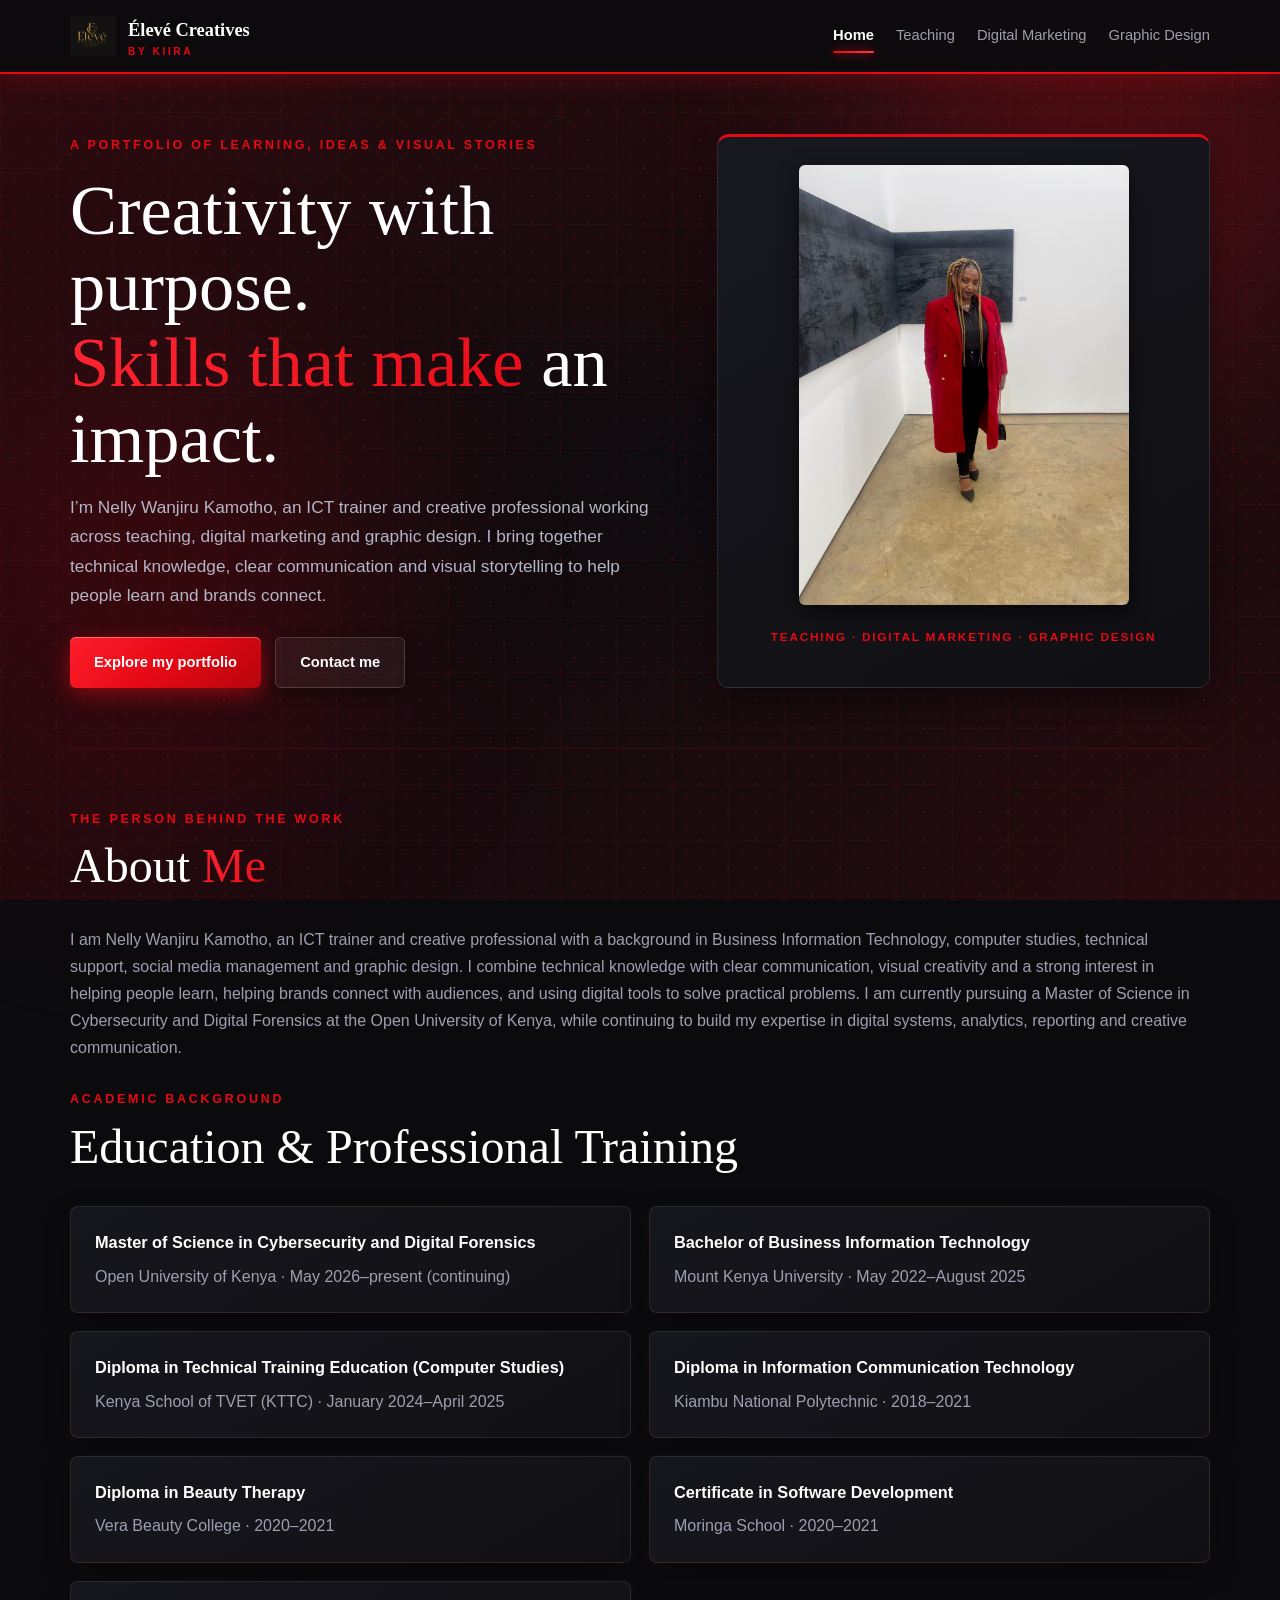
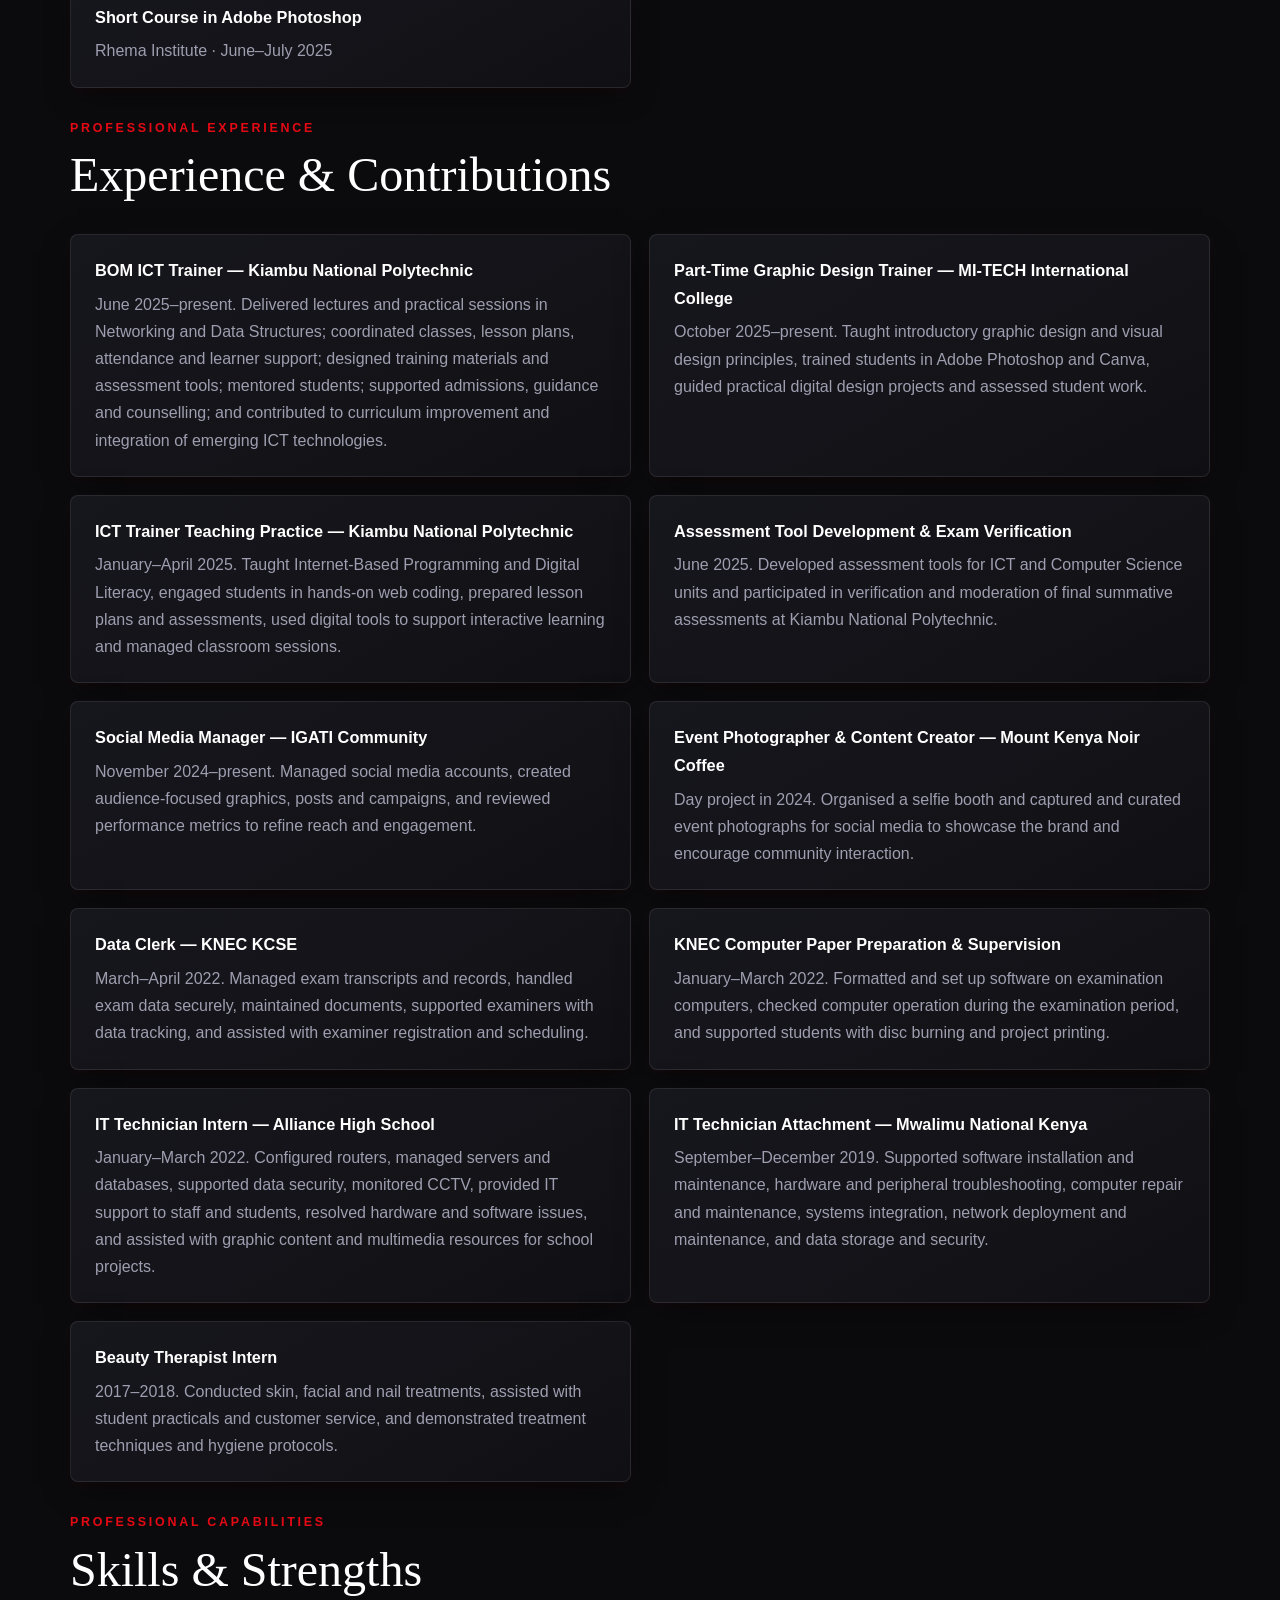
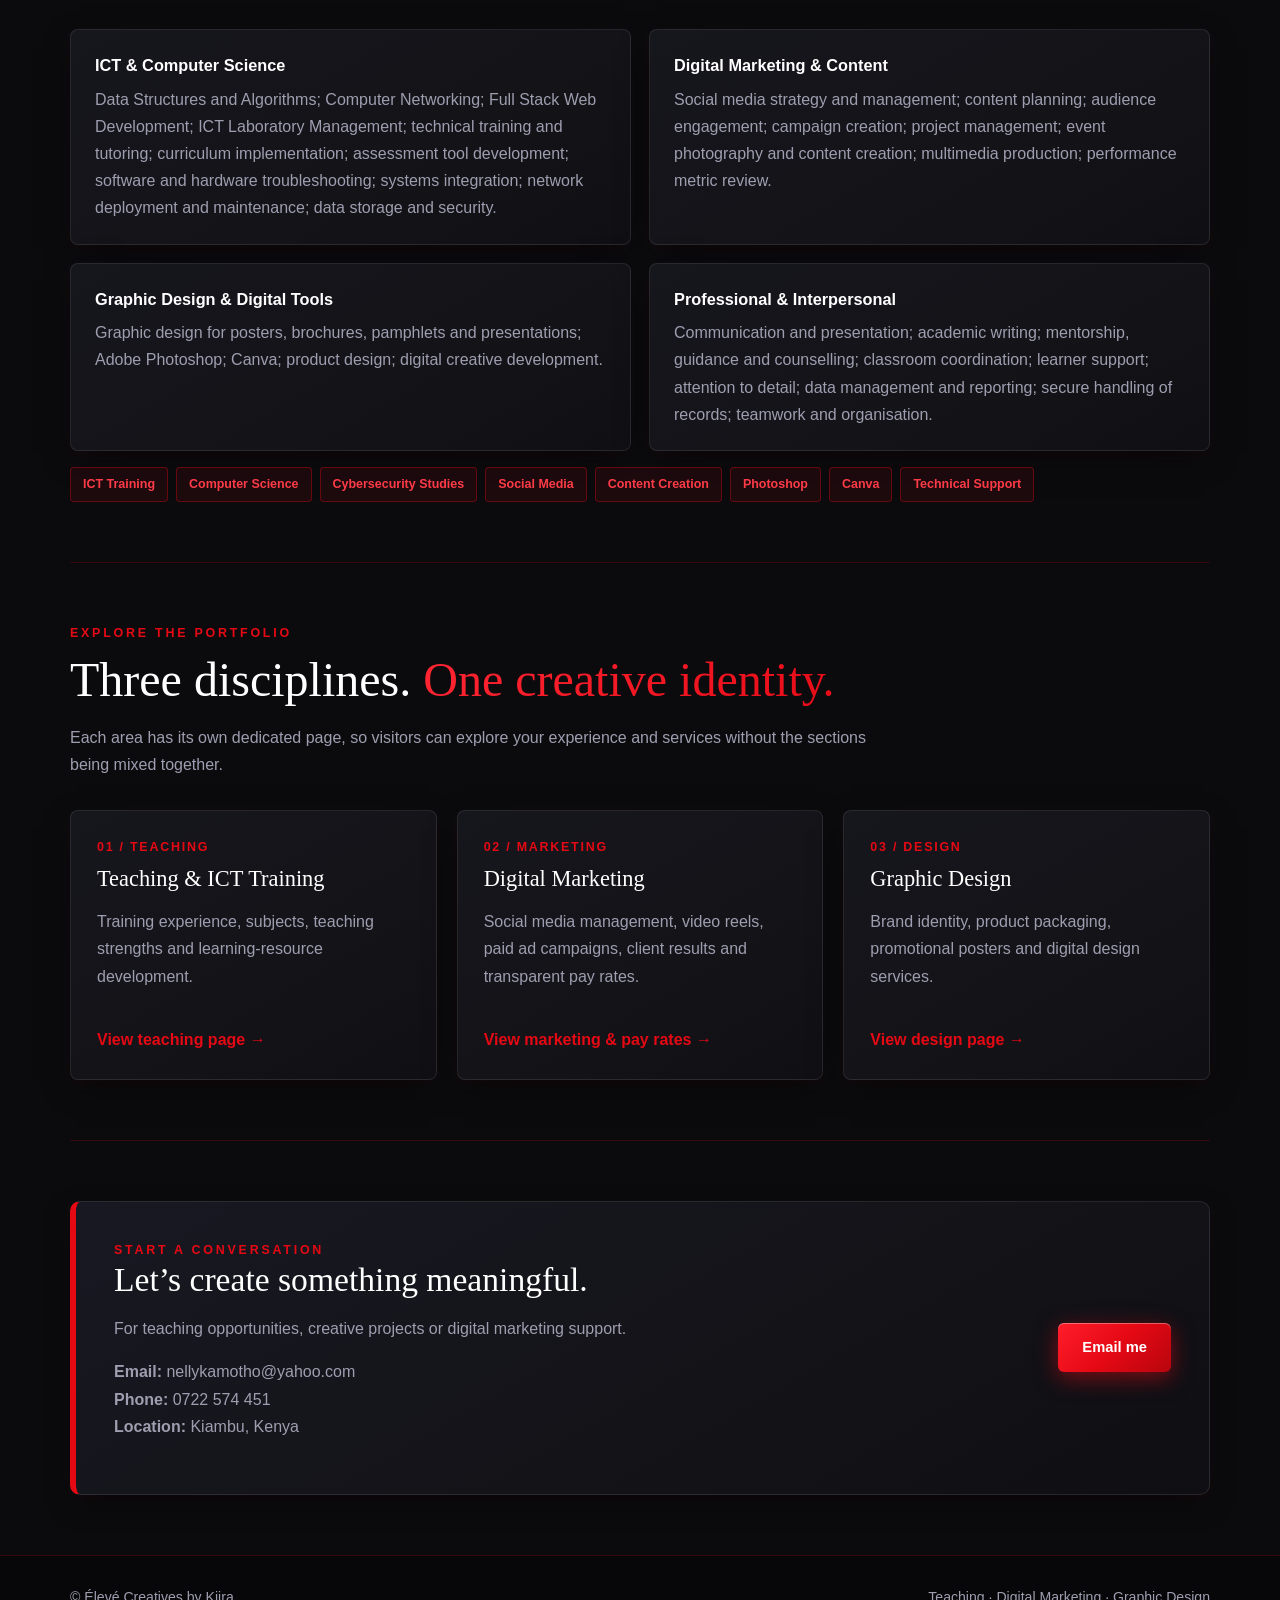
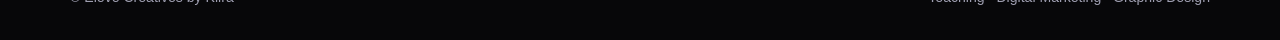
<file: index.html>
<!doctype html><html lang="en"><head><meta charset="utf-8"><meta name="viewport" content="width=device-width, initial-scale=1"><meta name="theme-color" content="#0b0b0e"><title>Portfolio | Élevé Creatives by Kiira</title><link rel="stylesheet" href="style.css"></head><body><nav><div class="wrap navinner"><a class="brand" href="index.html"><img src="assets/eleve-logo.png" alt="Élevé Creatives logo"><span>Élevé Creatives<small>BY KIIRA</small></span></a><div class="links"><a class="active" href="index.html">Home</a><a class="" href="teaching.html">Teaching</a><a class="" href="digital-marketing.html">Digital Marketing</a><a class="" href="graphic-design.html">Graphic Design</a></div></div></nav><main class="wrap"><header class="hero" id="home"><div><div class="eyebrow">A portfolio of learning, ideas & visual stories</div><h1>Creativity with purpose.<br><span>Skills that make</span> an impact.</h1><p class="lead">I’m Nelly Wanjiru Kamotho, an ICT trainer and creative professional working across teaching, digital marketing and graphic design. I bring together technical knowledge, clear communication and visual storytelling to help people learn and brands connect.</p><div class="actions"><a class="btn primary" href="teaching.html">Explore my portfolio</a><a class="btn" href="#contact">Contact me</a></div></div><div class="logo-card"><img src="assets/meme.jpeg" alt="Élevé Creatives by Kiira logo"><p>TEACHING · DIGITAL MARKETING · GRAPHIC DESIGN</p></div></header>
<section id="about"><div class="section-head"><div class="eyebrow">The person behind the work</div><h2>About <span class="red">Me</span></h2></div>
<p class="muted">I am Nelly Wanjiru Kamotho, an ICT trainer and creative professional with a background in Business Information Technology, computer studies, technical support, social media management and graphic design. I combine technical knowledge with clear communication, visual creativity and a strong interest in helping people learn, helping brands connect with audiences, and using digital tools to solve practical problems. I am currently pursuing a Master of Science in Cybersecurity and Digital Forensics at the Open University of Kenya, while continuing to build my expertise in digital systems, analytics, reporting and creative communication.</p>
<div class="section-head" style="margin-top:28px"><div class="eyebrow">Academic background</div><h2>Education & Professional Training</h2></div>
<div class="skills">
<div class="skill"><strong>Master of Science in Cybersecurity and Digital Forensics</strong>Open University of Kenya · May 2026–present (continuing)</div>
<div class="skill"><strong>Bachelor of Business Information Technology</strong>Mount Kenya University · May 2022–August 2025</div>
<div class="skill"><strong>Diploma in Technical Training Education (Computer Studies)</strong>Kenya School of TVET (KTTC) · January 2024–April 2025</div>
<div class="skill"><strong>Diploma in Information Communication Technology</strong>Kiambu National Polytechnic · 2018–2021</div>
<div class="skill"><strong>Diploma in Beauty Therapy</strong>Vera Beauty College · 2020–2021</div>
<div class="skill"><strong>Certificate in Software Development</strong>Moringa School · 2020–2021</div>
<div class="skill"><strong>Short Course in Adobe Photoshop</strong>Rhema Institute · June–July 2025</div>
</div>
<div class="section-head" style="margin-top:30px"><div class="eyebrow">Professional experience</div><h2>Experience & Contributions</h2></div>
<div class="skills">
<div class="skill"><strong>BOM ICT Trainer — Kiambu National Polytechnic</strong>June 2025–present. Delivered lectures and practical sessions in Networking and Data Structures; coordinated classes, lesson plans, attendance and learner support; designed training materials and assessment tools; mentored students; supported admissions, guidance and counselling; and contributed to curriculum improvement and integration of emerging ICT technologies.</div>
<div class="skill"><strong>Part-Time Graphic Design Trainer — MI-TECH International College</strong>October 2025–present. Taught introductory graphic design and visual design principles, trained students in Adobe Photoshop and Canva, guided practical digital design projects and assessed student work.</div>
<div class="skill"><strong>ICT Trainer Teaching Practice — Kiambu National Polytechnic</strong>January–April 2025. Taught Internet-Based Programming and Digital Literacy, engaged students in hands-on web coding, prepared lesson plans and assessments, used digital tools to support interactive learning and managed classroom sessions.</div>
<div class="skill"><strong>Assessment Tool Development & Exam Verification</strong>June 2025. Developed assessment tools for ICT and Computer Science units and participated in verification and moderation of final summative assessments at Kiambu National Polytechnic.</div>
<div class="skill"><strong>Social Media Manager — IGATI Community</strong>November 2024–present. Managed social media accounts, created audience-focused graphics, posts and campaigns, and reviewed performance metrics to refine reach and engagement.</div>
<div class="skill"><strong>Event Photographer & Content Creator — Mount Kenya Noir Coffee</strong>Day project in 2024. Organised a selfie booth and captured and curated event photographs for social media to showcase the brand and encourage community interaction.</div>
<div class="skill"><strong>Data Clerk — KNEC KCSE</strong>March–April 2022. Managed exam transcripts and records, handled exam data securely, maintained documents, supported examiners with data tracking, and assisted with examiner registration and scheduling.</div>
<div class="skill"><strong>KNEC Computer Paper Preparation & Supervision</strong>January–March 2022. Formatted and set up software on examination computers, checked computer operation during the examination period, and supported students with disc burning and project printing.</div>
<div class="skill"><strong>IT Technician Intern — Alliance High School</strong>January–March 2022. Configured routers, managed servers and databases, supported data security, monitored CCTV, provided IT support to staff and students, resolved hardware and software issues, and assisted with graphic content and multimedia resources for school projects.</div>
<div class="skill"><strong>IT Technician Attachment — Mwalimu National Kenya</strong>September–December 2019. Supported software installation and maintenance, hardware and peripheral troubleshooting, computer repair and maintenance, systems integration, network deployment and maintenance, and data storage and security.</div>
<div class="skill"><strong>Beauty Therapist Intern</strong>2017–2018. Conducted skin, facial and nail treatments, assisted with student practicals and customer service, and demonstrated treatment techniques and hygiene protocols.</div>
</div>
<div class="section-head" style="margin-top:30px"><div class="eyebrow">Professional capabilities</div><h2>Skills & Strengths</h2></div>
<div class="skills">
<div class="skill"><strong>ICT & Computer Science</strong>Data Structures and Algorithms; Computer Networking; Full Stack Web Development; ICT Laboratory Management; technical training and tutoring; curriculum implementation; assessment tool development; software and hardware troubleshooting; systems integration; network deployment and maintenance; data storage and security.</div>
<div class="skill"><strong>Digital Marketing & Content</strong>Social media strategy and management; content planning; audience engagement; campaign creation; project management; event photography and content creation; multimedia production; performance metric review.</div>
<div class="skill"><strong>Graphic Design & Digital Tools</strong>Graphic design for posters, brochures, pamphlets and presentations; Adobe Photoshop; Canva; product design; digital creative development.</div>
<div class="skill"><strong>Professional & Interpersonal</strong>Communication and presentation; academic writing; mentorship, guidance and counselling; classroom coordination; learner support; attention to detail; data management and reporting; secure handling of records; teamwork and organisation.</div>
</div>
<div class="tagrow"><span class="tag">ICT Training</span><span class="tag">Computer Science</span><span class="tag">Cybersecurity Studies</span><span class="tag">Social Media</span><span class="tag">Content Creation</span><span class="tag">Photoshop</span><span class="tag">Canva</span><span class="tag">Technical Support</span></div>
</section>
<section><div class="section-head"><div class="eyebrow">Explore the portfolio</div><h2>Three disciplines. <span class="red">One creative identity.</span></h2><p>Each area has its own dedicated page, so visitors can explore your experience and services without the sections being mixed together.</p></div><div class="grid"><article class="card"><div class="num">01 / TEACHING</div><h3>Teaching & ICT Training</h3><p>Training experience, subjects, teaching strengths and learning-resource development.</p><a class="backlink" href="teaching.html">View teaching page →</a></article><article class="card"><div class="num">02 / MARKETING</div><h3>Digital Marketing</h3><p>Social media management, video reels, paid ad campaigns, client results and transparent pay rates.</p><a class="backlink" href="digital-marketing.html">View marketing & pay rates →</a></article><article class="card"><div class="num">03 / DESIGN</div><h3>Graphic Design</h3><p>Brand identity, product packaging, promotional posters and digital design services.</p><a class="backlink" href="graphic-design.html">View design page →</a></article></div></section>
<section id="contact"><div class="contact"><div><div class="eyebrow">Start a conversation</div><h2>Let’s create something meaningful.</h2><p>For teaching opportunities, creative projects or digital marketing support.</p><p><strong>Email:</strong> nellykamotho@yahoo.com<br><strong>Phone:</strong> 0722 574 451<br><strong>Location:</strong> Kiambu, Kenya</p></div><a class="btn primary" href="mailto:nellykamotho@yahoo.com?subject=Enquiry%20for%20Eleve%20Creatives">Email me</a></div></section></main><footer><div class="wrap foot"><span>© Élevé Creatives by Kiira</span><span>Teaching · Digital Marketing · Graphic Design</span></div></footer></body></html>
</file>
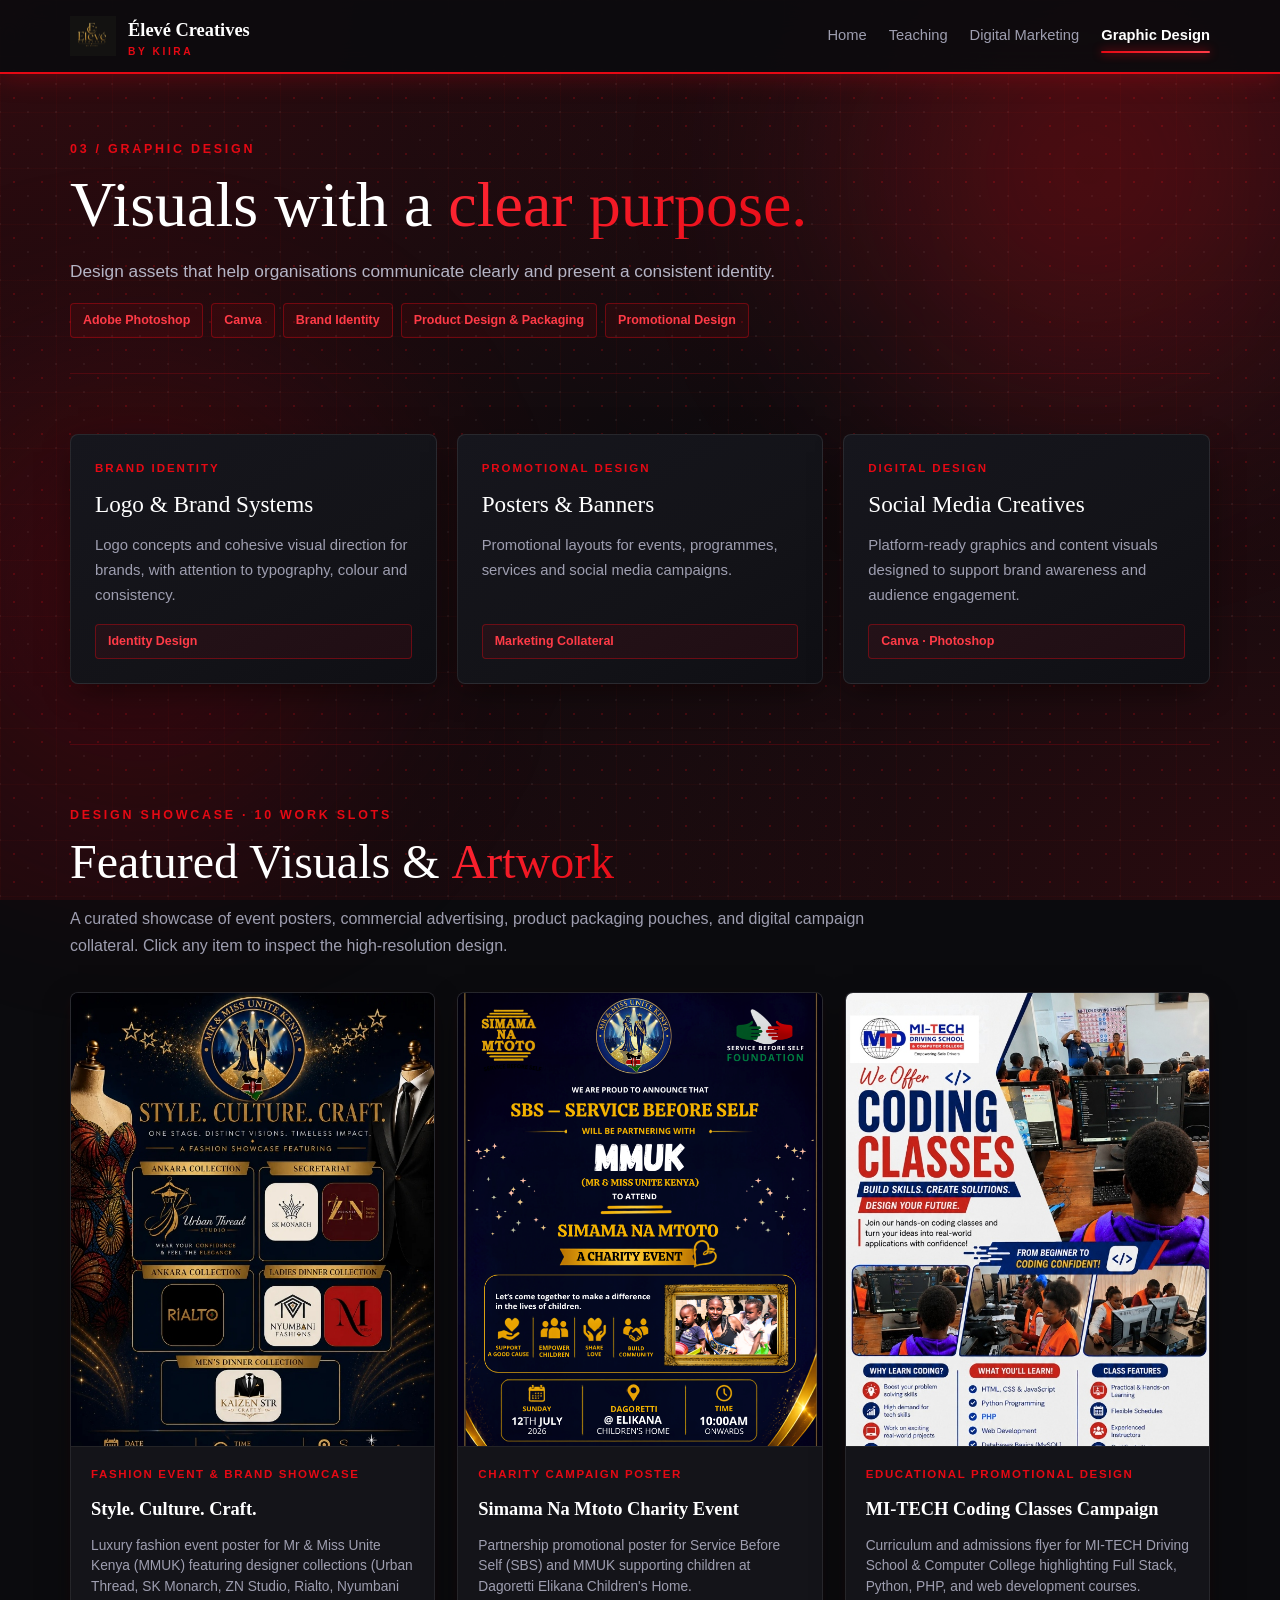
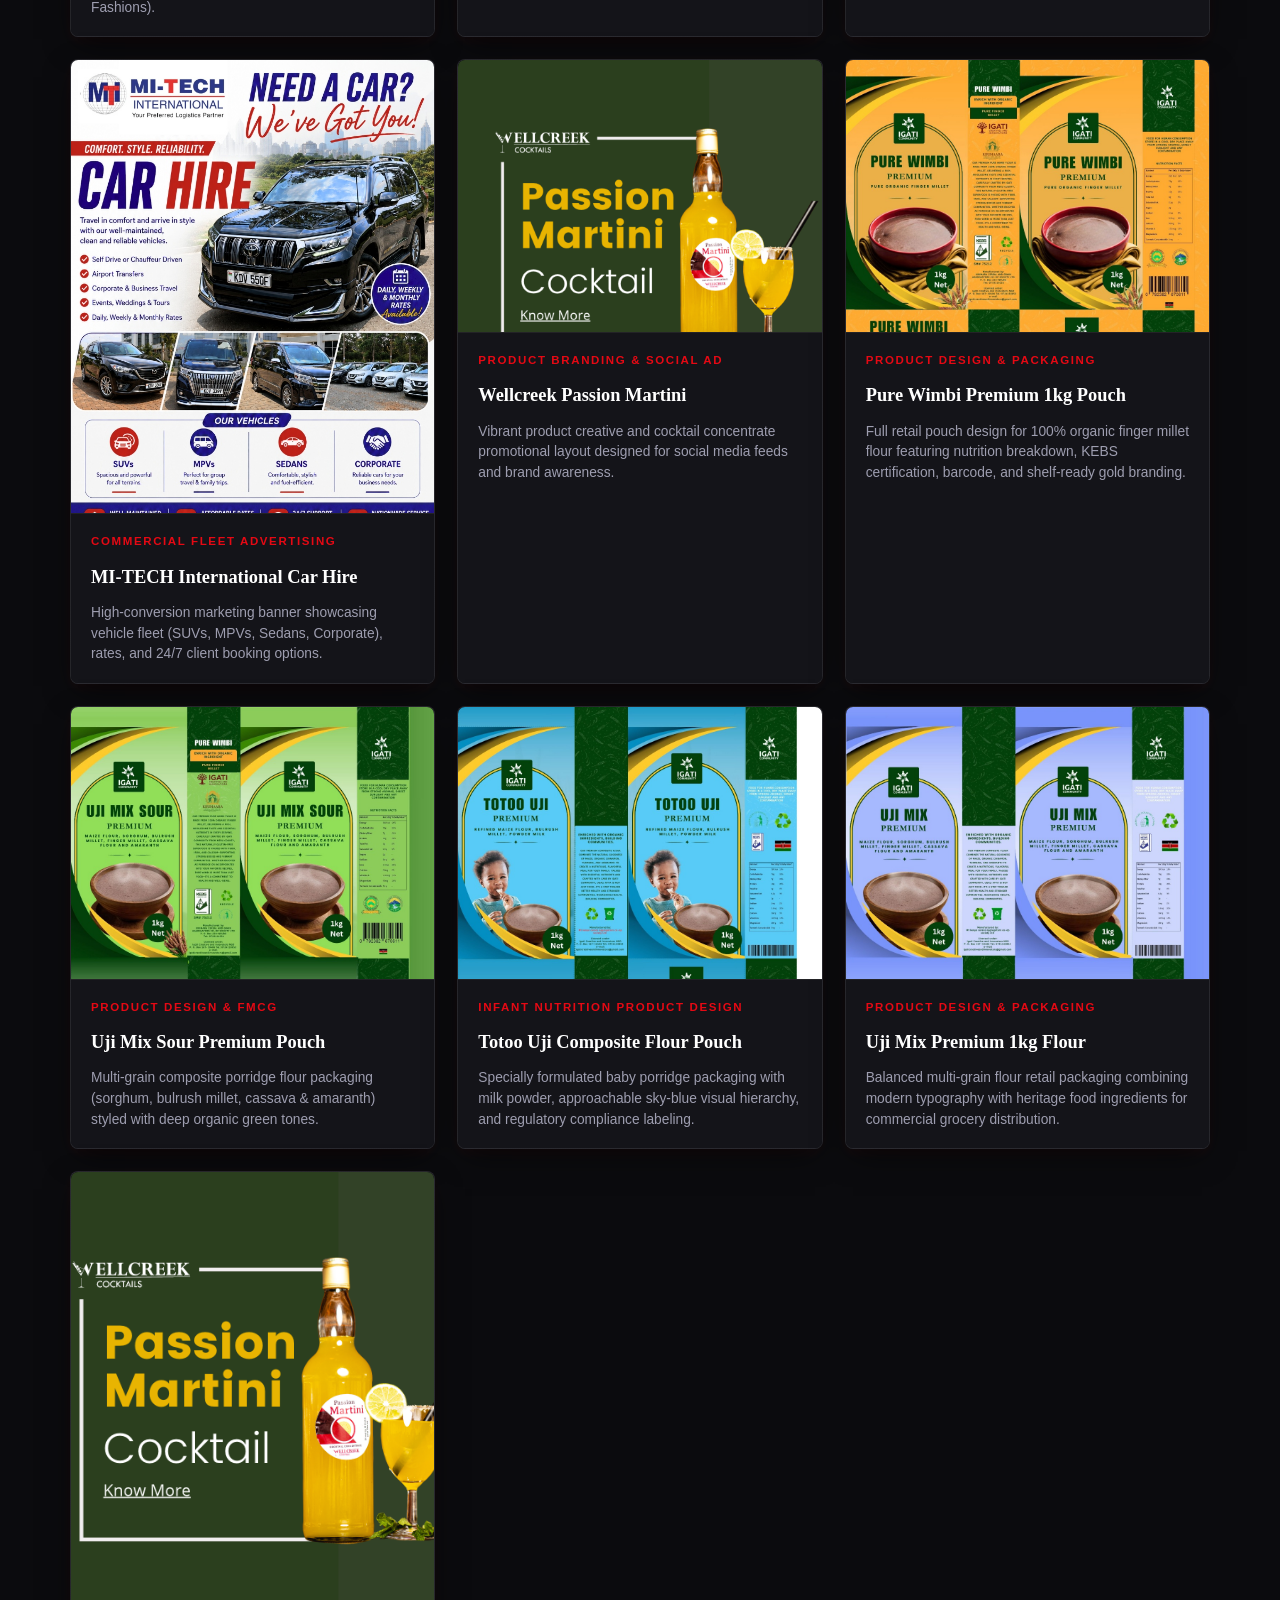
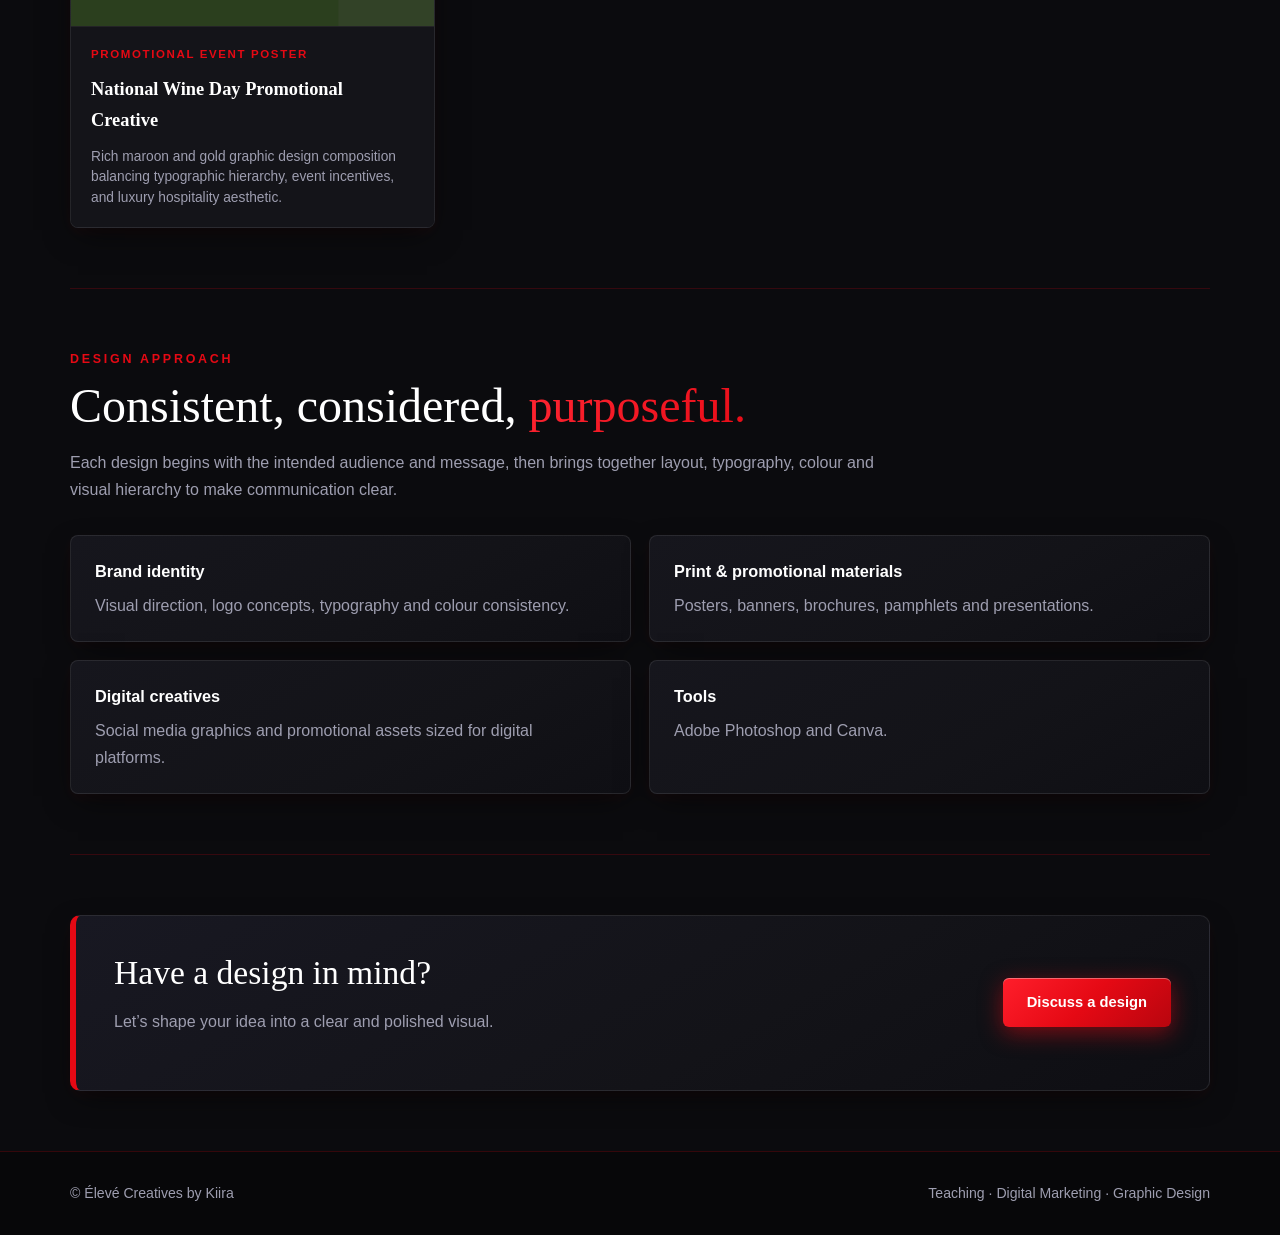
<file: graphic-design.html>
<!doctype html>
<html lang="en">
  <head>
    <meta charset="utf-8">
    <meta name="viewport" content="width=device-width, initial-scale=1">
    <meta name="theme-color" content="#ffffff">
    <title>Graphic Design | Élevé Creatives by Kiira</title>
    <link rel="stylesheet" href="style.css">
  </head>
  <body>
    <nav>
      <div class="wrap navinner">
        <a class="brand" href="index.html">
          <img src="assets/eleve-logo.png" alt="Élevé Creatives logo">
          <span>Élevé Creatives<small>BY KIIRA</small></span>
        </a>
        <div class="links">
          <a class="" href="index.html">Home</a>
          <a class="" href="teaching.html">Teaching</a>
          <a class="" href="digital-marketing.html">Digital Marketing</a>
          <a class="active" href="graphic-design.html">Graphic Design</a>
        </div>
      </div>
    </nav>

    <main class="wrap">
      <header class="page-hero">
        <div class="eyebrow">03 / Graphic Design</div>
        <h1>Visuals with a <span class="red">clear purpose.</span></h1>
        <p>Design assets that help organisations communicate clearly and present a consistent identity.</p>
        <div class="tagrow">
          <span class="tag">Adobe Photoshop</span>
          <span class="tag">Canva</span>
          <span class="tag">Brand Identity</span>
          <span class="tag">Product Design & Packaging</span>
          <span class="tag">Promotional Design</span>
        </div>
      </header>

      <section>
        <div class="grid">
          <article class="project">
            <div>
              <div class="label">BRAND IDENTITY</div>
              <h3>Logo & Brand Systems</h3>
              <p>Logo concepts and cohesive visual direction for brands, with attention to typography, colour and consistency.</p>
            </div>
            <span class="tag">Identity Design</span>
          </article>
          <article class="project">
            <div>
              <div class="label">PROMOTIONAL DESIGN</div>
              <h3>Posters & Banners</h3>
              <p>Promotional layouts for events, programmes, services and social media campaigns.</p>
            </div>
            <span class="tag">Marketing Collateral</span>
          </article>
          <article class="project">
            <div>
              <div class="label">DIGITAL DESIGN</div>
              <h3>Social Media Creatives</h3>
              <p>Platform-ready graphics and content visuals designed to support brand awareness and audience engagement.</p>
            </div>
            <span class="tag">Canva · Photoshop</span>
          </article>
        </div>
      </section>

      <!-- ============================================================ -->
      <!-- VISUAL SHOWCASE: 10 IMAGE SLOTS                             -->
      <!-- Replace src="" in any slot below with your image file path  -->
      <!-- (e.g., src="assets/design-1.jpg")                           -->
      <!-- ============================================================ -->
      <section id="design-gallery">
        <div class="section-head">
          <div class="eyebrow">Design Showcase · 10 Work Slots</div>
          <h2>Featured Visuals & <span class="red">Artwork</span></h2>
          <p>A curated showcase of event posters, commercial advertising, product packaging pouches, and digital campaign collateral. Click any item to inspect the high-resolution design.</p>
        </div>

        <div class="gallery-grid">
          <!-- SLOT 01: FASHION SHOWCASE -->
          <article class="image-slot" id="slot-1">
            <div class="slot-media poster">
              <a href="assets/design-fashion-showcase.jpg" target="_blank" title="Click to view full poster">
                <img src="assets/design-fashion-showcase.jpg" alt="Style. Culture. Craft. Fashion Showcase Poster" loading="lazy">
                <span class="ad-media-zoom">🔍 View Full</span>
              </a>
            </div>
            <div class="slot-body">
              <div class="slot-tag">Fashion Event & Brand Showcase</div>
              <h3 class="slot-title">Style. Culture. Craft.</h3>
              <p class="slot-desc">Luxury fashion event poster for Mr & Miss Unite Kenya (MMUK) featuring designer collections (Urban Thread, SK Monarch, ZN Studio, Rialto, Nyumbani Fashions).</p>
            </div>
          </article>

          <!-- SLOT 02: CHARITY CAMPAIGN -->
          <article class="image-slot" id="slot-2">
            <div class="slot-media poster">
              <a href="assets/design-charity-poster.png" target="_blank" title="Click to view full poster">
                <img src="assets/design-charity-poster.png" alt="Simama Na Mtoto Charity Event Poster" loading="lazy">
                <span class="ad-media-zoom">🔍 View Full</span>
              </a>
            </div>
            <div class="slot-body">
              <div class="slot-tag">Charity Campaign Poster</div>
              <h3 class="slot-title">Simama Na Mtoto Charity Event</h3>
              <p class="slot-desc">Partnership promotional poster for Service Before Self (SBS) and MMUK supporting children at Dagoretti Elikana Children's Home.</p>
            </div>
          </article>

          <!-- SLOT 03: CODING CLASSES FLYER -->
          <article class="image-slot" id="slot-3">
            <div class="slot-media poster">
              <a href="assets/design-coding-classes.jpg" target="_blank" title="Click to view full flyer">
                <img src="assets/design-coding-classes.jpg" alt="MI-TECH Coding Classes Promotional Flyer" loading="lazy">
                <span class="ad-media-zoom">🔍 View Full</span>
              </a>
            </div>
            <div class="slot-body">
              <div class="slot-tag">Educational Promotional Design</div>
              <h3 class="slot-title">MI-TECH Coding Classes Campaign</h3>
              <p class="slot-desc">Curriculum and admissions flyer for MI-TECH Driving School & Computer College highlighting Full Stack, Python, PHP, and web development courses.</p>
            </div>
          </article>

          <!-- SLOT 04: CAR HIRE ADVERTISING -->
          <article class="image-slot" id="slot-4">
            <div class="slot-media poster">
              <a href="assets/design-car-hire.jpg" target="_blank" title="Click to view full flyer">
                <img src="assets/design-car-hire.jpg" alt="MI-TECH International Car Hire Advertisement" loading="lazy">
                <span class="ad-media-zoom">🔍 View Full</span>
              </a>
            </div>
            <div class="slot-body">
              <div class="slot-tag">Commercial Fleet Advertising</div>
              <h3 class="slot-title">MI-TECH International Car Hire</h3>
              <p class="slot-desc">High-conversion marketing banner showcasing vehicle fleet (SUVs, MPVs, Sedans, Corporate), rates, and 24/7 client booking options.</p>
            </div>
          </article>

          <!-- SLOT 05: WELLCREEK COCKTAIL SOCIAL CREATIVE -->
          <article class="image-slot" id="slot-5">
            <div class="slot-media">
              <a href="assets/design-wellcreek-cocktail.png" target="_blank" title="Click to view full design">
                <img src="assets/design-wellcreek-cocktail.png" alt="Wellcreek Passion Martini Cocktail Creative" loading="lazy">
                <span class="ad-media-zoom">🔍 View Full</span>
              </a>
            </div>
            <div class="slot-body">
              <div class="slot-tag">Product Branding & Social Ad</div>
              <h3 class="slot-title">Wellcreek Passion Martini</h3>
              <p class="slot-desc">Vibrant product creative and cocktail concentrate promotional layout designed for social media feeds and brand awareness.</p>
            </div>
          </article>

          <!-- SLOT 06: PRODUCT PACKAGING - PURE WIMBI -->
          <article class="image-slot" id="slot-6">
            <div class="slot-media">
              <a href="assets/product-pure-wimbi.jpg" target="_blank" title="Click to view full packaging artwork">
                <img src="assets/product-pure-wimbi.jpg" alt="IGATI Pure Wimbi Premium Flour Packaging Design" loading="lazy">
                <span class="ad-media-zoom">🔍 View Full</span>
              </a>
            </div>
            <div class="slot-body">
              <div class="slot-tag">Product Design & Packaging</div>
              <h3 class="slot-title">Pure Wimbi Premium 1kg Pouch</h3>
              <p class="slot-desc">Full retail pouch design for 100% organic finger millet flour featuring nutrition breakdown, KEBS certification, barcode, and shelf-ready gold branding.</p>
            </div>
          </article>

          <!-- SLOT 07: PRODUCT PACKAGING - UJI MIX SOUR -->
          <article class="image-slot" id="slot-7">
            <div class="slot-media">
              <a href="assets/product-uji-mix-sour.jpg" target="_blank" title="Click to view full packaging artwork">
                <img src="assets/product-uji-mix-sour.jpg" alt="IGATI Uji Mix Sour Premium Packaging Design" loading="lazy">
                <span class="ad-media-zoom">🔍 View Full</span>
              </a>
            </div>
            <div class="slot-body">
              <div class="slot-tag">Product Design & FMCG</div>
              <h3 class="slot-title">Uji Mix Sour Premium Pouch</h3>
              <p class="slot-desc">Multi-grain composite porridge flour packaging (sorghum, bulrush millet, cassava & amaranth) styled with deep organic green tones.</p>
            </div>
          </article>

          <!-- SLOT 08: PRODUCT PACKAGING - TOTOO UJI -->
          <article class="image-slot" id="slot-8">
            <div class="slot-media">
              <a href="assets/product-totoo-uji.jpg" target="_blank" title="Click to view full packaging artwork">
                <img src="assets/product-totoo-uji.jpg" alt="IGATI Totoo Uji Baby Porridge Packaging Design" loading="lazy">
                <span class="ad-media-zoom">🔍 View Full</span>
              </a>
            </div>
            <div class="slot-body">
              <div class="slot-tag">Infant Nutrition Product Design</div>
              <h3 class="slot-title">Totoo Uji Composite Flour Pouch</h3>
              <p class="slot-desc">Specially formulated baby porridge packaging with milk powder, approachable sky-blue visual hierarchy, and regulatory compliance labeling.</p>
            </div>
          </article>

          <!-- SLOT 09: PRODUCT PACKAGING - UJI MIX -->
          <article class="image-slot" id="slot-9">
            <div class="slot-media">
              <a href="assets/product-uji-mix.jpg" target="_blank" title="Click to view full packaging artwork">
                <img src="assets/product-uji-mix.jpg" alt="IGATI Uji Mix Premium Composite Flour Packaging" loading="lazy">
                <span class="ad-media-zoom">🔍 View Full</span>
              </a>
            </div>
            <div class="slot-body">
              <div class="slot-tag">Product Design & Packaging</div>
              <h3 class="slot-title">Uji Mix Premium 1kg Flour</h3>
              <p class="slot-desc">Balanced multi-grain flour retail packaging combining modern typography with heritage food ingredients for commercial grocery distribution.</p>
            </div>
          </article>

          <!-- SLOT 10: PROMOTIONAL POSTER DESIGN -->
          <article class="image-slot" id="slot-10">
            <div class="slot-media poster">
              <a href="assets/campaign-wine-day.png" target="_blank" title="Click to view full poster design">
                <img src="assets/campaign-wine-day.png" alt="National Wine Day Graphic Design Promotion" loading="lazy">
                <span class="ad-media-zoom">🔍 View Full</span>
              </a>
            </div>
            <div class="slot-body">
              <div class="slot-tag">Promotional Event Poster</div>
              <h3 class="slot-title">National Wine Day Promotional Creative</h3>
              <p class="slot-desc">Rich maroon and gold graphic design composition balancing typographic hierarchy, event incentives, and luxury hospitality aesthetic.</p>
            </div>
          </article>

        </div>
      </section>

      <section>
        <div class="section-head">
          <div class="eyebrow">Design approach</div>
          <h2>Consistent, considered, <span class="red">purposeful.</span></h2>
          <p>Each design begins with the intended audience and message, then brings together layout, typography, colour and visual hierarchy to make communication clear.</p>
        </div>
        <div class="skills">
          <div class="skill"><strong>Brand identity</strong>Visual direction, logo concepts, typography and colour consistency.</div>
          <div class="skill"><strong>Print & promotional materials</strong>Posters, banners, brochures, pamphlets and presentations.</div>
          <div class="skill"><strong>Digital creatives</strong>Social media graphics and promotional assets sized for digital platforms.</div>
          <div class="skill"><strong>Tools</strong>Adobe Photoshop and Canva.</div>
        </div>
      </section>

      <section>
        <div class="contact">
          <div>
            <h2>Have a design in mind?</h2>
            <p>Let’s shape your idea into a clear and polished visual.</p>
          </div>
          <a class="btn primary" href="mailto:nellykamotho@yahoo.com?subject=Graphic%20Design%20Enquiry">Discuss a design</a>
        </div>
      </section>
    </main>

    <footer>
      <div class="wrap foot">
        <span>© Élevé Creatives by Kiira</span>
        <span>Teaching · Digital Marketing · Graphic Design</span>
      </div>
    </footer>
  </body>
</html>
</file>
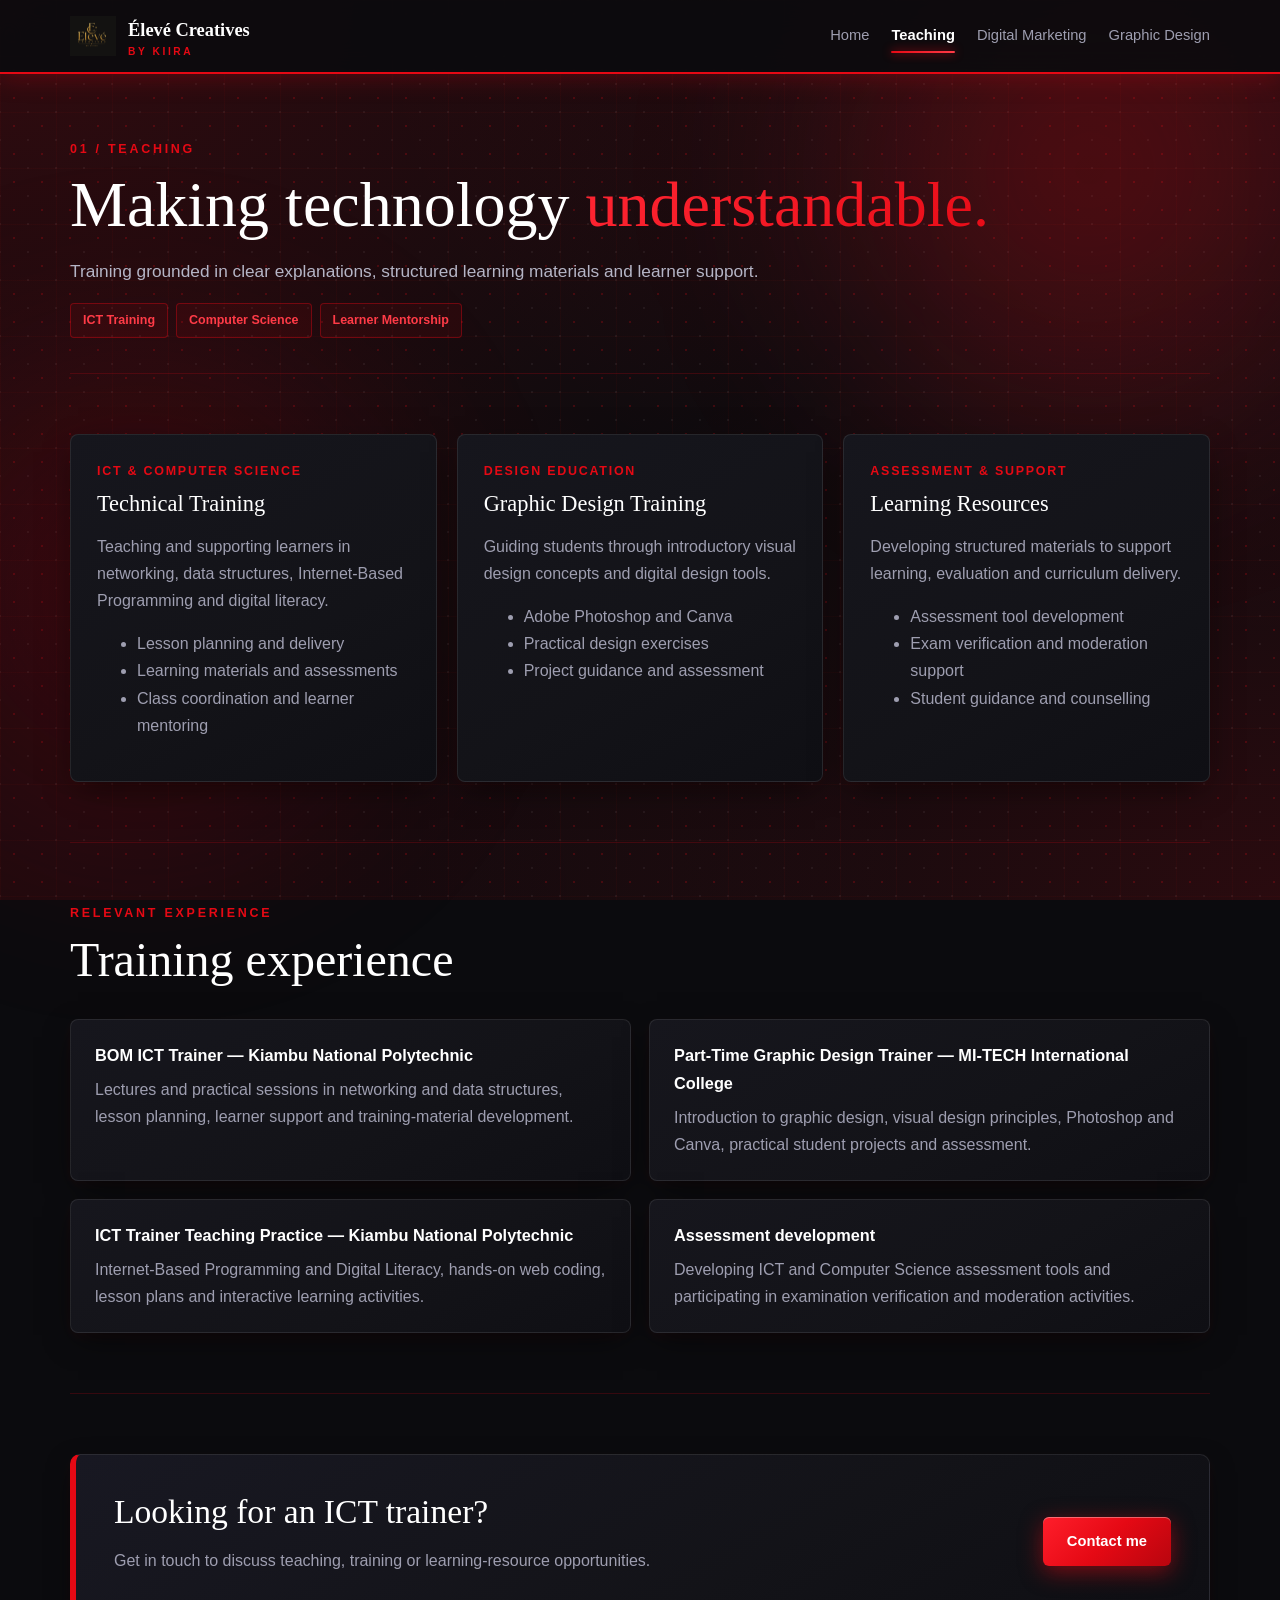
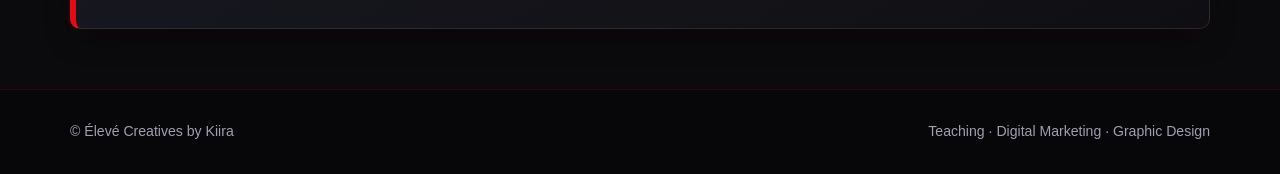
<file: teaching.html>
<!doctype html><html lang="en"><head><meta charset="utf-8"><meta name="viewport" content="width=device-width, initial-scale=1"><meta name="theme-color" content="#0b0b0e"><title>Teaching & ICT Training | Élevé Creatives by Kiira</title><link rel="stylesheet" href="style.css"></head><body><nav><div class="wrap navinner"><a class="brand" href="index.html"><img src="assets/eleve-logo.png" alt="Élevé Creatives logo"><span>Élevé Creatives<small>BY KIIRA</small></span></a><div class="links"><a class="" href="index.html">Home</a><a class="active" href="teaching.html">Teaching</a><a class="" href="digital-marketing.html">Digital Marketing</a><a class="" href="graphic-design.html">Graphic Design</a></div></div></nav><main class="wrap"><header class="page-hero"><div class="eyebrow">01 / Teaching</div><h1>Making technology <span class="red">understandable.</span></h1><p>Training grounded in clear explanations, structured learning materials and learner support.</p><div class="tagrow"><span class="tag">ICT Training</span><span class="tag">Computer Science</span><span class="tag">Learner Mentorship</span></div></header>
<section><div class="grid"><article class="card"><div class="num">ICT & COMPUTER SCIENCE</div><h3>Technical Training</h3><p>Teaching and supporting learners in networking, data structures, Internet-Based Programming and digital literacy.</p><ul><li>Lesson planning and delivery</li><li>Learning materials and assessments</li><li>Class coordination and learner mentoring</li></ul></article><article class="card"><div class="num">DESIGN EDUCATION</div><h3>Graphic Design Training</h3><p>Guiding students through introductory visual design concepts and digital design tools.</p><ul><li>Adobe Photoshop and Canva</li><li>Practical design exercises</li><li>Project guidance and assessment</li></ul></article><article class="card"><div class="num">ASSESSMENT & SUPPORT</div><h3>Learning Resources</h3><p>Developing structured materials to support learning, evaluation and curriculum delivery.</p><ul><li>Assessment tool development</li><li>Exam verification and moderation support</li><li>Student guidance and counselling</li></ul></article></div></section>
<section><div class="section-head"><div class="eyebrow">Relevant experience</div><h2>Training experience</h2></div><div class="skills"><div class="skill"><strong>BOM ICT Trainer — Kiambu National Polytechnic</strong>Lectures and practical sessions in networking and data structures, lesson planning, learner support and training-material development.</div><div class="skill"><strong>Part-Time Graphic Design Trainer — MI-TECH International College</strong>Introduction to graphic design, visual design principles, Photoshop and Canva, practical student projects and assessment.</div><div class="skill"><strong>ICT Trainer Teaching Practice — Kiambu National Polytechnic</strong>Internet-Based Programming and Digital Literacy, hands-on web coding, lesson plans and interactive learning activities.</div><div class="skill"><strong>Assessment development</strong>Developing ICT and Computer Science assessment tools and participating in examination verification and moderation activities.</div></div></section>
<section><div class="contact"><div><h2>Looking for an ICT trainer?</h2><p>Get in touch to discuss teaching, training or learning-resource opportunities.</p></div><a class="btn primary" href="mailto:nellykamotho@yahoo.com">Contact me</a></div></section></main><footer><div class="wrap foot"><span>© Élevé Creatives by Kiira</span><span>Teaching · Digital Marketing · Graphic Design</span></div></footer></body></html>
</file>
<file: style.css>
:root {
  --white: #ffffff;
  --bg: #0b0b0e;
  --bg-deep: #070709;
  --surface: #141419;
  --surface-alt: #1a1a22;
  --surface-hover: #1f1f2a;
  --black: #ffffff;
  --text: #e2e2ec;
  --muted: #9e9eb0;
  --border: rgba(255, 255, 255, 0.09);
  --border-focus: #e50914;
  --red: #e50914;
  --red-hover: #ff202b;
  --red-light: rgba(229, 9, 20, 0.15);
  --red-glow: rgba(229, 9, 20, 0.35);
  --gold: var(--red);
  --gold-light: var(--red);
  --cream: var(--text);
  --panel: var(--surface);
  --line: rgba(229, 9, 20, 0.22);
  --shadow-3d: 0 10px 30px -8px rgba(0, 0, 0, 0.7), 0 4px 12px rgba(229, 9, 20, 0.06);
  --shadow-3d-hover: 0 22px 46px -10px rgba(229, 9, 20, 0.38), 0 8px 24px rgba(0, 0, 0, 0.8);
}

* {
  box-sizing: border-box;
}

html {
  scroll-behavior: smooth;
}

/* ============================================================ */
/* 3D ANIMATED GRADIENT & TEXTURED BACKGROUND (BLACK & RED)     */
/* ============================================================ */
body {
  margin: 0;
  background-color: #0b0b0e;
  background-image: 
    radial-gradient(at 0% 0%, rgba(229, 9, 20, 0.18) 0px, transparent 55%),
    radial-gradient(at 100% 0%, rgba(229, 9, 20, 0.12) 0px, transparent 50%),
    radial-gradient(at 100% 100%, rgba(229, 9, 20, 0.14) 0px, transparent 50%),
    radial-gradient(at 0% 100%, rgba(180, 0, 15, 0.12) 0px, transparent 50%),
    radial-gradient(rgba(229, 9, 20, 0.22) 1.2px, transparent 1.2px),
    radial-gradient(rgba(255, 255, 255, 0.06) 1.2px, transparent 1.2px),
    linear-gradient(to right, rgba(229, 9, 20, 0.04) 1px, transparent 1px),
    linear-gradient(to bottom, rgba(229, 9, 20, 0.04) 1px, transparent 1px);
  background-size: 100% 100%, 100% 100%, 100% 100%, 100% 100%, 28px 28px, 28px 28px, 56px 56px, 56px 56px;
  background-position: 0 0, 0 0, 0 0, 0 0, 0 0, 14px 14px, 0 0, 0 0;
  background-attachment: fixed;
  color: var(--text);
  font-family: Arial, Helvetica, sans-serif;
  line-height: 1.7;
  overflow-x: hidden;
  position: relative;
}

/* Ambient Floating 3D Glowing Light Spheres */
body::before,
body::after {
  content: "";
  position: fixed;
  border-radius: 50%;
  filter: blur(100px);
  pointer-events: none;
  z-index: -1;
  will-change: transform;
}

body::before {
  width: 580px;
  height: 580px;
  background: radial-gradient(circle, rgba(229, 9, 20, 0.32) 0%, rgba(255, 45, 60, 0.12) 55%, transparent 75%);
  top: -120px;
  right: -100px;
  animation: floatOrbRed 18s ease-in-out infinite alternate;
}

body::after {
  width: 520px;
  height: 520px;
  background: radial-gradient(circle, rgba(180, 0, 15, 0.22) 0%, rgba(229, 9, 20, 0.10) 60%, transparent 80%);
  bottom: 5%;
  left: -120px;
  animation: floatOrbDark 22s ease-in-out infinite alternate;
}

@keyframes floatOrbRed {
  0% { transform: translate3d(0, 0, 0) scale(1) rotate(0deg); }
  50% { transform: translate3d(-70px, 90px, 0) scale(1.18) rotate(45deg); }
  100% { transform: translate3d(50px, 160px, 0) scale(0.92) rotate(90deg); }
}

@keyframes floatOrbDark {
  0% { transform: translate3d(0, 0, 0) scale(1); }
  50% { transform: translate3d(90px, -80px, 0) scale(1.15); }
  100% { transform: translate3d(-40px, -130px, 0) scale(0.95); }
}

a {
  color: inherit;
  text-decoration: none;
}

.wrap {
  width: min(1140px, 92%);
  margin: auto;
}

/* ============================================================ */
/* STICKY FROSTED NAV WITH RED ACCENT                           */
/* ============================================================ */
nav {
  position: sticky;
  top: 0;
  z-index: 100;
  background: rgba(11, 11, 14, 0.92);
  backdrop-filter: blur(16px);
  -webkit-backdrop-filter: blur(16px);
  border-bottom: 2px solid var(--red);
  box-shadow: 0 4px 25px rgba(229, 9, 20, 0.25);
}

.navinner {
  display: flex;
  align-items: center;
  justify-content: space-between;
  gap: 18px;
  padding: 13px 0;
}

.brand {
  display: flex;
  align-items: center;
  gap: 12px;
  color: #ffffff;
  font-family: Georgia, serif;
  font-size: 1.15rem;
  font-weight: bold;
}

.brand img {
  width: 46px;
  height: 46px;
  object-fit: contain;
  transition: transform 0.3s ease;
}

.brand:hover img {
  transform: rotate(-5deg) scale(1.06);
}

.brand small {
  display: block;
  font: bold 0.64rem Arial, sans-serif;
  letter-spacing: 0.25em;
  color: var(--red);
}

.links {
  display: flex;
  gap: 22px;
  flex-wrap: wrap;
  font-size: 0.92rem;
  color: var(--muted);
  font-weight: 500;
}

.links a {
  position: relative;
  transition: color 0.2s ease;
  padding: 4px 0;
}

.links a:hover,
.links a.active {
  color: #ffffff;
  font-weight: 700;
}

.links a.active::after {
  content: "";
  position: absolute;
  bottom: 0;
  left: 0;
  width: 100%;
  height: 2px;
  background: linear-gradient(90deg, var(--red), #ff3b47);
  border-radius: 2px;
  box-shadow: 0 0 10px var(--red);
}

/* ============================================================ */
/* HERO & 3D ANIMATED ELEMENTS                                  */
/* ============================================================ */
.hero {
  min-height: 65vh;
  display: grid;
  grid-template-columns: 1.1fr 0.9fr;
  align-items: center;
  gap: 44px;
  padding: 60px 0;
}

.eyebrow {
  letter-spacing: 0.22em;
  text-transform: uppercase;
  color: var(--red);
  font-size: 0.78rem;
  font-weight: 800;
}

.hero h1 {
  font: clamp(2.5rem, 5.5vw, 4.6rem)/1.08 Georgia, serif;
  margin: 16px 0;
  color: #ffffff;
}

/* 3D Animated Gradient Text Highlight */
.hero h1 span,
.page-hero h1 span,
.section-head h2 span.red,
.red,
.gradient-3d-text {
  background: linear-gradient(135deg, #ff2633 0%, #e50914 42%, #ffffff 82%, #ff2633 100%);
  background-size: 260% 260%;
  -webkit-background-clip: text;
  -webkit-text-fill-color: transparent;
  animation: gradientShine 8s ease infinite alternate;
  display: inline-block;
}

@keyframes gradientShine {
  0% { background-position: 0% 50%; }
  100% { background-position: 100% 50%; }
}

.lead {
  font-size: 1.08rem;
  color: #b5b5c6;
  max-width: 650px;
}

.actions {
  display: flex;
  gap: 14px;
  flex-wrap: wrap;
  margin-top: 26px;
}

/* 3D Buttons with Shimmer Animation */
.btn {
  padding: 12px 24px;
  border: 1.5px solid rgba(255, 255, 255, 0.16);
  display: inline-flex;
  align-items: center;
  justify-content: center;
  gap: 8px;
  font-weight: 700;
  font-size: 0.92rem;
  border-radius: 6px;
  transition: all 0.25s cubic-bezier(0.16, 1, 0.3, 1);
  background: rgba(255, 255, 255, 0.05);
  color: #ffffff;
  box-shadow: 0 4px 14px rgba(0, 0, 0, 0.4);
}

.btn:hover {
  border-color: var(--red);
  color: #ffffff;
  background: rgba(229, 9, 20, 0.15);
  transform: translateY(-2px);
  box-shadow: 0 8px 24px rgba(229, 9, 20, 0.28);
}

.btn.primary {
  background: linear-gradient(135deg, #ff1e2b 0%, #e50914 50%, #b8050e 100%);
  color: #ffffff;
  border: none;
  box-shadow: 0 6px 22px rgba(229, 9, 20, 0.5), inset 0 1px 0 rgba(255, 255, 255, 0.35);
  position: relative;
  overflow: hidden;
}

.btn.primary::before {
  content: "";
  position: absolute;
  top: 0;
  left: -120%;
  width: 60%;
  height: 100%;
  background: linear-gradient(90deg, transparent, rgba(255, 255, 255, 0.35), transparent);
  transform: skewX(-25deg);
  animation: btnShimmer 4.5s ease-in-out infinite;
}

@keyframes btnShimmer {
  0%, 70% { left: -120%; }
  100% { left: 160%; }
}

.btn.primary:hover {
  transform: translateY(-3px) scale(1.02);
  box-shadow: 0 14px 34px rgba(229, 9, 20, 0.65), inset 0 1px 0 rgba(255, 255, 255, 0.5);
  color: #ffffff;
}

.btn.primary:active {
  transform: translateY(1px);
  box-shadow: 0 4px 12px rgba(229, 9, 20, 0.4);
}

/* Floating 3D Logo Card */
.logo-card {
  border: 1px solid rgba(255, 255, 255, 0.1);
  padding: 28px;
  background: linear-gradient(150deg, #181820 0%, #131318 60%, #0e0e13 100%);
  text-align: center;
  border-radius: 12px;
  box-shadow: var(--shadow-3d);
  border-top: 3px solid var(--red);
  animation: logoFloat3D 6s ease-in-out infinite alternate;
  will-change: transform;
}

@keyframes logoFloat3D {
  0% { transform: translateY(0px) rotate(0deg); }
  100% { transform: translateY(-9px) rotate(0.4deg); }
}

.logo-card img {
  width: min(100%, 330px);
  height: auto;
  border-radius: 6px;
  box-shadow: 0 6px 20px rgba(0, 0, 0, 0.6);
}

.logo-card p {
  color: var(--red);
  letter-spacing: 0.15em;
  font-size: 0.74rem;
  font-weight: bold;
  margin-top: 14px;
}

/* ============================================================ */
/* SECTIONS & 3D CARDS (BLACK & RED SURFACES)                   */
/* ============================================================ */
section {
  padding: 60px 0;
  border-top: 1px solid rgba(229, 9, 20, 0.2);
}

.section-head {
  max-width: 820px;
  margin-bottom: 32px;
}

.section-head h2 {
  font: clamp(2rem, 4vw, 3rem)/1.15 Georgia, serif;
  margin: 8px 0 12px;
  color: #ffffff;
}

.section-head p,
.muted {
  color: var(--muted);
}

.grid {
  display: grid;
  grid-template-columns: repeat(3, 1fr);
  gap: 20px;
}

.card {
  background: linear-gradient(150deg, #16161d 0%, #131318 60%, #0f0f14 100%);
  border: 1px solid var(--border);
  padding: 26px;
  border-radius: 8px;
  box-shadow: var(--shadow-3d);
  transition: transform 0.3s cubic-bezier(0.16, 1, 0.3, 1), border-color 0.3s ease, box-shadow 0.3s ease;
}

.card:hover {
  transform: translateY(-6px) scale(1.01);
  border-color: var(--red);
  box-shadow: var(--shadow-3d-hover);
}

.card h3 {
  font: 1.4rem Georgia, serif;
  color: #ffffff;
  margin: 8px 0;
}

.card p,
.card li {
  color: var(--muted);
}

.num {
  color: var(--red);
  font-size: 0.78rem;
  letter-spacing: 0.14em;
  font-weight: 800;
}

.tagrow {
  display: flex;
  gap: 8px;
  flex-wrap: wrap;
  margin-top: 16px;
}

.tag {
  border: 1px solid rgba(229, 9, 20, 0.38);
  color: #ff3b47;
  background: rgba(229, 9, 20, 0.08);
  padding: 6px 12px;
  font-size: 0.78rem;
  font-weight: 700;
  border-radius: 4px;
  transition: all 0.2s ease;
}

.tag:hover {
  background: rgba(229, 9, 20, 0.22);
  border-color: var(--red);
  color: #ffffff;
}

.feature {
  display: grid;
  grid-template-columns: 0.85fr 1.15fr;
  gap: 26px;
  align-items: start;
}

.featurebox {
  padding: 30px;
  background: linear-gradient(150deg, #16161d 0%, #131318 60%, #0f0f14 100%);
  border: 1px solid var(--border);
  border-left: 5px solid var(--red);
  border-radius: 8px;
  box-shadow: var(--shadow-3d);
}

.featurebox h3 {
  font: 1.7rem Georgia, serif;
  margin-top: 0;
  color: #ffffff;
}

.project {
  min-height: 205px;
  background: linear-gradient(150deg, #16161d 0%, #131318 60%, #0f0f14 100%);
  border: 1px solid var(--border);
  padding: 24px;
  border-radius: 8px;
  box-shadow: var(--shadow-3d);
  display: flex;
  flex-direction: column;
  justify-content: space-between;
  transition: transform 0.3s cubic-bezier(0.16, 1, 0.3, 1), border-color 0.3s ease, box-shadow 0.3s ease;
}

.project:hover {
  transform: translateY(-6px) scale(1.01);
  border-color: var(--red);
  box-shadow: var(--shadow-3d-hover);
}

.project .label {
  font-size: 0.72rem;
  letter-spacing: 0.17em;
  color: var(--red);
  font-weight: 800;
}

.project h3 {
  font: 1.45rem Georgia, serif;
  margin: 12px 0;
  color: #ffffff;
}

.project p {
  color: var(--muted);
  font-size: 0.93rem;
}

.skills {
  display: grid;
  grid-template-columns: repeat(2, 1fr);
  gap: 18px;
}

.skill {
  padding: 22px 24px;
  border: 1px solid var(--border);
  background: linear-gradient(150deg, #16161d 0%, #131318 60%, #0f0f14 100%);
  border-radius: 8px;
  box-shadow: var(--shadow-3d);
  color: var(--muted);
  transition: transform 0.25s ease, border-color 0.25s ease;
}

.skill:hover {
  border-color: rgba(229, 9, 20, 0.6);
  transform: translateY(-3px);
  box-shadow: 0 12px 30px -6px rgba(229, 9, 20, 0.25);
}

.skill strong {
  display: block;
  color: #ffffff;
  margin-bottom: 6px;
  font-size: 1.02rem;
}

.contact {
  background: linear-gradient(150deg, #181822 0%, #131318 60%, #0e0e13 100%);
  padding: 38px;
  border: 1px solid var(--border);
  border-left: 6px solid var(--red);
  border-radius: 10px;
  box-shadow: var(--shadow-3d);
  display: flex;
  align-items: center;
  justify-content: space-between;
  gap: 26px;
}

.contact h2 {
  font: 2.1rem Georgia, serif;
  margin: 0;
  color: #ffffff;
}

.contact p {
  color: var(--muted);
}

footer {
  padding: 30px 0;
  color: var(--muted);
  font-size: 0.88rem;
  border-top: 1px solid rgba(229, 9, 20, 0.2);
  background: #070709;
}

.foot {
  display: flex;
  justify-content: space-between;
  gap: 15px;
  flex-wrap: wrap;
}

.page-hero {
  padding: 65px 0 35px;
}

.page-hero h1 {
  font: clamp(2.5rem, 5vw, 4rem)/1.08 Georgia, serif;
  margin: 10px 0;
  color: #ffffff;
}

.page-hero p {
  color: #b5b5c6;
  font-size: 1.08rem;
  max-width: 760px;
}

.backlink {
  color: var(--red);
  display: inline-block;
  margin-top: 20px;
  font-weight: 700;
  transition: transform 0.2s ease;
}

.backlink:hover {
  transform: translateX(4px);
  color: #ff3b47;
}

/* ============================================================ */
/* IMAGE SLOTS & GALLERY                                        */
/* ============================================================ */
.gallery-grid {
  display: grid;
  grid-template-columns: repeat(auto-fill, minmax(280px, 1fr));
  gap: 22px;
  margin-top: 26px;
}

.image-slot {
  background: linear-gradient(150deg, #16161d 0%, #131318 60%, #0f0f14 100%);
  border: 1px solid var(--border);
  border-radius: 8px;
  overflow: hidden;
  display: flex;
  flex-direction: column;
  box-shadow: var(--shadow-3d);
  transition: transform 0.3s cubic-bezier(0.16, 1, 0.3, 1), border-color 0.3s ease, box-shadow 0.3s ease;
}

.image-slot:hover {
  transform: translateY(-7px) scale(1.012);
  border-color: var(--red);
  box-shadow: var(--shadow-3d-hover);
}

.slot-media {
  position: relative;
  width: 100%;
  aspect-ratio: 4/3;
  background: #0d0d11;
  display: flex;
  align-items: center;
  justify-content: center;
  overflow: hidden;
  border-bottom: 1px solid var(--border);
}

.slot-media.poster {
  aspect-ratio: 4/5;
}

.slot-media a {
  display: block;
  width: 100%;
  height: 100%;
  position: relative;
  z-index: 2;
}

.slot-media img {
  width: 100%;
  height: 100%;
  object-fit: cover;
  object-position: top center;
  display: block;
  position: relative;
  z-index: 2;
  background: #0d0d11;
  transition: transform 0.35s ease;
}

.slot-media img[src=""],
.slot-media img:not([src]) {
  display: none;
}

.image-slot:hover .slot-media img {
  transform: scale(1.04);
}

.slot-placeholder {
  position: absolute;
  inset: 0;
  display: flex;
  flex-direction: column;
  align-items: center;
  justify-content: center;
  gap: 10px;
  color: var(--red);
  background: repeating-linear-gradient(45deg, #121217, #121217 12px, #181822 12px, #181822 24px);
  text-align: center;
  padding: 16px;
  z-index: 1;
  user-select: none;
}

.slot-placeholder svg {
  width: 32px;
  height: 32px;
  stroke: var(--red);
  opacity: 0.9;
}

.slot-placeholder span {
  font-size: 0.76rem;
  letter-spacing: 0.12em;
  text-transform: uppercase;
  color: var(--red);
  font-weight: 800;
}

.slot-body {
  padding: 18px 20px;
  display: flex;
  flex-direction: column;
  gap: 6px;
  flex-grow: 1;
  background: #141419;
}

.slot-tag {
  color: var(--red);
  font-size: 0.72rem;
  letter-spacing: 0.14em;
  text-transform: uppercase;
  font-weight: 800;
}

.slot-title {
  font-family: Georgia, serif;
  font-size: 1.15rem;
  color: #ffffff;
  margin: 4px 0;
  transition: color 0.2s ease;
}

.slot-title:hover {
  color: var(--red);
}

.slot-desc {
  color: var(--muted);
  font-size: 0.86rem;
  margin: 0;
  line-height: 1.5;
}

/* ============================================================ */
/* AD IMPACT GRID & METRICS BANNER                              */
/* ============================================================ */
.ad-impact-grid {
  display: grid;
  grid-template-columns: repeat(4, 1fr);
  gap: 20px;
  margin-top: 26px;
}

.ad-impact-card {
  background: linear-gradient(150deg, #16161d 0%, #131318 60%, #0f0f14 100%);
  border: 1px solid var(--border);
  border-radius: 8px;
  overflow: hidden;
  display: flex;
  flex-direction: column;
  box-shadow: var(--shadow-3d);
  transition: transform 0.3s cubic-bezier(0.16, 1, 0.3, 1), border-color 0.3s ease, box-shadow 0.3s ease;
}

.ad-impact-card:hover {
  transform: translateY(-7px) scale(1.015);
  border-color: var(--red);
  box-shadow: var(--shadow-3d-hover);
}

.ad-media-wrap {
  position: relative;
  width: 100%;
  aspect-ratio: 9/15;
  background: #08080b;
  overflow: hidden;
  display: flex;
  align-items: center;
  justify-content: center;
  border-bottom: 1px solid var(--border);
}

.ad-media-wrap a {
  display: block;
  width: 100%;
  height: 100%;
}

.ad-media-wrap img {
  width: 100%;
  height: 100%;
  object-fit: cover;
  object-position: top center;
  display: block;
  transition: transform 0.35s ease;
}

.ad-impact-card:hover .ad-media-wrap img {
  transform: scale(1.04);
}

.ad-media-zoom {
  position: absolute;
  bottom: 10px;
  right: 10px;
  background: rgba(11, 11, 14, 0.92);
  border: 1px solid var(--red);
  color: #fff;
  font-size: 0.68rem;
  padding: 4px 9px;
  border-radius: 4px;
  pointer-events: none;
  letter-spacing: 0.05em;
  font-weight: 700;
  backdrop-filter: blur(4px);
}

.ad-card-body {
  padding: 16px 18px;
  display: flex;
  flex-direction: column;
  gap: 7px;
  flex-grow: 1;
  justify-content: space-between;
  background: #141419;
}

.ad-stat-box {
  background: #191922;
  border: 1px solid rgba(255, 255, 255, 0.07);
  border-left: 3px solid var(--red);
  padding: 8px 12px;
  margin: 4px 0;
  border-radius: 4px;
}

.ad-stat-number {
  font-size: 1.15rem;
  font-weight: 800;
  color: #ff3b47;
  display: block;
  line-height: 1.2;
}

.ad-stat-label {
  font-size: 0.7rem;
  color: var(--muted);
  letter-spacing: 0.06em;
  text-transform: uppercase;
}

.ad-impact-card h3 {
  font-family: Georgia, serif;
  font-size: 1.06rem;
  color: #ffffff;
  margin: 4px 0;
}

.ad-impact-card p {
  color: var(--muted);
  font-size: 0.84rem;
  margin: 0;
  line-height: 1.45;
}

.metrics-banner {
  display: grid;
  grid-template-columns: repeat(4, 1fr);
  gap: 16px;
  margin: 24px 0;
  background: linear-gradient(150deg, #171720 0%, #131318 60%, #0e0e13 100%);
  border: 1px solid var(--border);
  border-top: 3px solid var(--red);
  padding: 22px 26px;
  border-radius: 8px;
  box-shadow: var(--shadow-3d);
}

.metric-pill {
  text-align: left;
}

.metric-pill strong {
  display: block;
  font-size: 1.6rem;
  color: #ff3b47;
  font-family: Georgia, serif;
}

.metric-pill span {
  font-size: 0.74rem;
  color: var(--muted);
  letter-spacing: 0.08em;
  text-transform: uppercase;
  font-weight: 600;
}

/* ============================================================ */
/* VIDEO CONTENT IDEAS GRID                                     */
/* ============================================================ */
.video-grid {
  display: grid;
  grid-template-columns: repeat(3, 1fr);
  gap: 24px;
  margin-top: 26px;
}

.video-card {
  background: linear-gradient(150deg, #16161d 0%, #131318 60%, #0f0f14 100%);
  border: 1px solid var(--border);
  border-radius: 10px;
  overflow: hidden;
  display: flex;
  flex-direction: column;
  box-shadow: var(--shadow-3d);
  transition: transform 0.3s cubic-bezier(0.16, 1, 0.3, 1), border-color 0.3s ease, box-shadow 0.3s ease;
}

.video-card:hover {
  transform: translateY(-8px) scale(1.015);
  border-color: var(--red);
  box-shadow: var(--shadow-3d-hover);
}

.video-player-wrap {
  position: relative;
  width: 100%;
  aspect-ratio: 9/16;
  background: #08080b;
  display: flex;
  align-items: center;
  justify-content: center;
  overflow: hidden;
  border-bottom: 1px solid var(--border);
}

.video-player-wrap video {
  width: 100%;
  height: 100%;
  object-fit: cover;
  display: block;
  background: #08080b;
}

.video-badge {
  position: absolute;
  top: 12px;
  left: 12px;
  background: rgba(11, 11, 14, 0.9);
  backdrop-filter: blur(8px);
  -webkit-backdrop-filter: blur(8px);
  border: 1px solid var(--red);
  color: #ffffff;
  font-size: 0.68rem;
  font-weight: 800;
  padding: 4px 10px;
  border-radius: 4px;
  letter-spacing: 0.08em;
  text-transform: uppercase;
  z-index: 2;
  pointer-events: none;
  box-shadow: 0 4px 10px rgba(0, 0, 0, 0.5);
}

.video-card-body {
  padding: 18px 20px;
  display: flex;
  flex-direction: column;
  gap: 6px;
  flex-grow: 1;
  justify-content: space-between;
  background: #141419;
}

.video-card-body h3 {
  font-family: Georgia, serif;
  font-size: 1.15rem;
  color: #ffffff;
  margin: 4px 0;
}

.video-card-body p {
  color: var(--muted);
  font-size: 0.86rem;
  margin: 0;
  line-height: 1.5;
}

/* ============================================================ */
/* SOCIAL MEDIA PAY RATES & PRICING PACKAGES (3D & ANIMATED)   */
/* ============================================================ */
.pricing-section-head {
  text-align: center;
  max-width: 780px;
  margin: 0 auto 36px;
}

.pricing-section-head h2 {
  font: clamp(2.2rem, 4.5vw, 3.2rem)/1.15 Georgia, serif;
  margin: 10px 0 14px;
  color: #ffffff;
}

.pricing-currency-pill {
  display: inline-flex;
  align-items: center;
  gap: 8px;
  background: #15151c;
  border: 1px solid rgba(229, 9, 20, 0.4);
  padding: 6px 16px;
  border-radius: 20px;
  font-size: 0.78rem;
  font-weight: 700;
  color: #ff3b47;
  box-shadow: 0 4px 14px rgba(229, 9, 20, 0.15);
  margin-top: 10px;
}

.pricing-grid {
  display: grid;
  grid-template-columns: repeat(3, 1fr);
  gap: 26px;
  align-items: stretch;
  margin-top: 20px;
}

.pricing-card {
  position: relative;
  background: linear-gradient(150deg, #171720 0%, #131318 60%, #0e0e13 100%);
  border: 1px solid var(--border);
  border-radius: 12px;
  padding: 34px 28px;
  display: flex;
  flex-direction: column;
  justify-content: space-between;
  box-shadow: var(--shadow-3d);
  transition: transform 0.35s cubic-bezier(0.16, 1, 0.3, 1), box-shadow 0.35s cubic-bezier(0.16, 1, 0.3, 1), border-color 0.3s ease;
}

.pricing-card:hover {
  transform: translateY(-8px) scale(1.02);
  border-color: var(--red);
  box-shadow: var(--shadow-3d-hover);
}

/* Featured 3D Animated Gradient Border Tier */
.pricing-card.featured {
  background: linear-gradient(#15151c, #15151c) padding-box,
              linear-gradient(135deg, #e50914 0%, #450005 35%, #ff3b47 70%, #e50914 100%) border-box;
  border: 2px solid transparent;
  background-size: 260% 260%;
  animation: border3DShift 6s ease infinite alternate;
  transform: translateY(-6px) scale(1.03);
  box-shadow: 0 20px 48px -10px rgba(229, 9, 20, 0.45), 0 6px 18px rgba(0, 0, 0, 0.9);
  z-index: 2;
}

@keyframes border3DShift {
  0% { background-position: 0% 50%; }
  100% { background-position: 100% 50%; }
}

.pricing-card.featured:hover {
  transform: translateY(-12px) scale(1.045);
  box-shadow: 0 26px 56px -10px rgba(229, 9, 20, 0.6), 0 8px 24px rgba(0, 0, 0, 1);
}

.pricing-popular-badge {
  position: absolute;
  top: -14px;
  left: 50%;
  transform: translateX(-50%);
  background: linear-gradient(135deg, #ff1a26, #e50914 50%, #990008 100%);
  color: #ffffff;
  font-size: 0.72rem;
  font-weight: 800;
  letter-spacing: 0.12em;
  text-transform: uppercase;
  padding: 5px 16px;
  border-radius: 20px;
  box-shadow: 0 6px 18px rgba(229, 9, 20, 0.55);
  white-space: nowrap;
  animation: badgePulse 3s ease-in-out infinite alternate;
}

@keyframes badgePulse {
  0% { box-shadow: 0 4px 12px rgba(229, 9, 20, 0.45); }
  100% { box-shadow: 0 8px 24px rgba(229, 9, 20, 0.8); }
}

.pricing-tier-name {
  font-family: Georgia, serif;
  font-size: 1.55rem;
  color: #ffffff;
  margin: 0 0 4px;
}

.pricing-target {
  font-size: 0.85rem;
  color: var(--muted);
  min-height: 40px;
  margin-bottom: 18px;
}

.price-box {
  padding: 16px 0;
  border-top: 1px solid rgba(229, 9, 20, 0.22);
  border-bottom: 1px solid rgba(229, 9, 20, 0.22);
  margin-bottom: 22px;
}

.price-amount {
  font-family: Georgia, serif;
  font-size: 2.35rem;
  font-weight: bold;
  color: #ff3b47;
  line-height: 1.1;
  display: block;
}

.price-currency {
  font-size: 1.1rem;
  font-weight: bold;
  margin-right: 4px;
}

.price-period {
  font-size: 0.82rem;
  color: var(--muted);
  font-weight: 600;
  letter-spacing: 0.05em;
  text-transform: uppercase;
}

.price-usd {
  display: inline-block;
  margin-top: 5px;
  font-size: 0.85rem;
  font-weight: 700;
  color: #e2e2ec;
  background: rgba(255, 255, 255, 0.07);
  padding: 3px 8px;
  border-radius: 4px;
}

.pricing-features {
  list-style: none;
  padding: 0;
  margin: 0 0 28px;
  display: flex;
  flex-direction: column;
  gap: 12px;
  flex-grow: 1;
}

.pricing-features li {
  font-size: 0.88rem;
  color: #d2d2e0;
  line-height: 1.45;
  display: flex;
  align-items: flex-start;
  gap: 10px;
}

.pricing-features li strong {
  color: #ffffff;
}

.feature-check {
  display: inline-flex;
  align-items: center;
  justify-content: center;
  width: 20px;
  height: 20px;
  border-radius: 50%;
  background: rgba(229, 9, 20, 0.2);
  color: #ff3b47;
  font-weight: bold;
  font-size: 0.75rem;
  flex-shrink: 0;
  margin-top: 2px;
}

.pricing-card .btn {
  width: 100%;
  text-align: center;
  padding: 13px 18px;
}

/* A La Carte Pay Rates Grid */
.alacarte-section {
  margin-top: 52px;
}

.alacarte-head {
  margin-bottom: 24px;
}

.alacarte-head h3 {
  font: 1.7rem Georgia, serif;
  color: #ffffff;
  margin: 6px 0;
}

.alacarte-grid {
  display: grid;
  grid-template-columns: repeat(3, 1fr);
  gap: 18px;
}

.alacarte-card {
  background: linear-gradient(150deg, #16161d 0%, #131318 60%, #0f0f14 100%);
  border: 1px solid var(--border);
  border-radius: 8px;
  padding: 22px;
  box-shadow: var(--shadow-3d);
  display: flex;
  flex-direction: column;
  justify-content: space-between;
  transition: transform 0.25s ease, border-color 0.25s ease, box-shadow 0.25s ease;
}

.alacarte-card:hover {
  transform: translateY(-5px);
  border-color: var(--red);
  box-shadow: var(--shadow-3d-hover);
}

.alacarte-title {
  font-family: Georgia, serif;
  font-size: 1.15rem;
  color: #ffffff;
  margin: 0 0 6px;
}

.alacarte-desc {
  font-size: 0.84rem;
  color: var(--muted);
  line-height: 1.45;
  margin-bottom: 14px;
}

.alacarte-rate {
  border-top: 1px dashed rgba(229, 9, 20, 0.3);
  padding-top: 10px;
  display: flex;
  justify-content: space-between;
  align-items: baseline;
}

.alacarte-price {
  font-size: 1.15rem;
  font-weight: 800;
  color: #ff3b47;
  font-family: Georgia, serif;
}

.alacarte-usd {
  font-size: 0.8rem;
  color: var(--muted);
  font-weight: 600;
}

.pricing-notice-box {
  margin-top: 28px;
  background: linear-gradient(150deg, #171720 0%, #131318 60%, #0f0f14 100%);
  border: 1px solid var(--border);
  border-left: 4px solid var(--red);
  border-radius: 8px;
  padding: 20px 24px;
  display: flex;
  align-items: center;
  justify-content: space-between;
  gap: 20px;
  box-shadow: var(--shadow-3d);
}

.pricing-notice-box p {
  margin: 0;
  font-size: 0.88rem;
  color: var(--muted);
  line-height: 1.5;
}

.pricing-notice-box strong {
  color: #ffffff;
}

/* ============================================================ */
/* RESPONSIVE BREAKPOINTS                                       */
/* ============================================================ */
@media (max-width: 960px) {
  .ad-impact-grid { grid-template-columns: repeat(2, 1fr); }
  .metrics-banner { grid-template-columns: repeat(2, 1fr); }
  .video-grid { grid-template-columns: repeat(2, 1fr); }
  .pricing-grid { grid-template-columns: 1fr; gap: 32px; }
  .pricing-card.featured { transform: none; }
  .pricing-card.featured:hover { transform: translateY(-8px); }
  .alacarte-grid { grid-template-columns: repeat(2, 1fr); }
}

@media (max-width: 780px) {
  .hero, .feature { grid-template-columns: 1fr; }
  .hero { padding: 40px 0; gap: 25px; }
  .grid { grid-template-columns: 1fr; }
  .skills { grid-template-columns: 1fr; }
  .links { gap: 10px; font-size: 0.82rem; }
  .brand { font-size: 0.95rem; }
  .brand img { width: 38px; height: 38px; }
  .contact { align-items: flex-start; flex-direction: column; }
  .navinner { align-items: flex-start; flex-direction: column; }
  .gallery-grid { grid-template-columns: 1fr; }
  .pricing-notice-box { flex-direction: column; align-items: flex-start; }
}

@media (max-width: 580px) {
  .video-grid { grid-template-columns: 1fr; }
  .alacarte-grid { grid-template-columns: 1fr; }
}

@media (max-width: 540px) {
  .ad-impact-grid { grid-template-columns: 1fr; }
  .metrics-banner { grid-template-columns: 1fr; }
}
</file>
